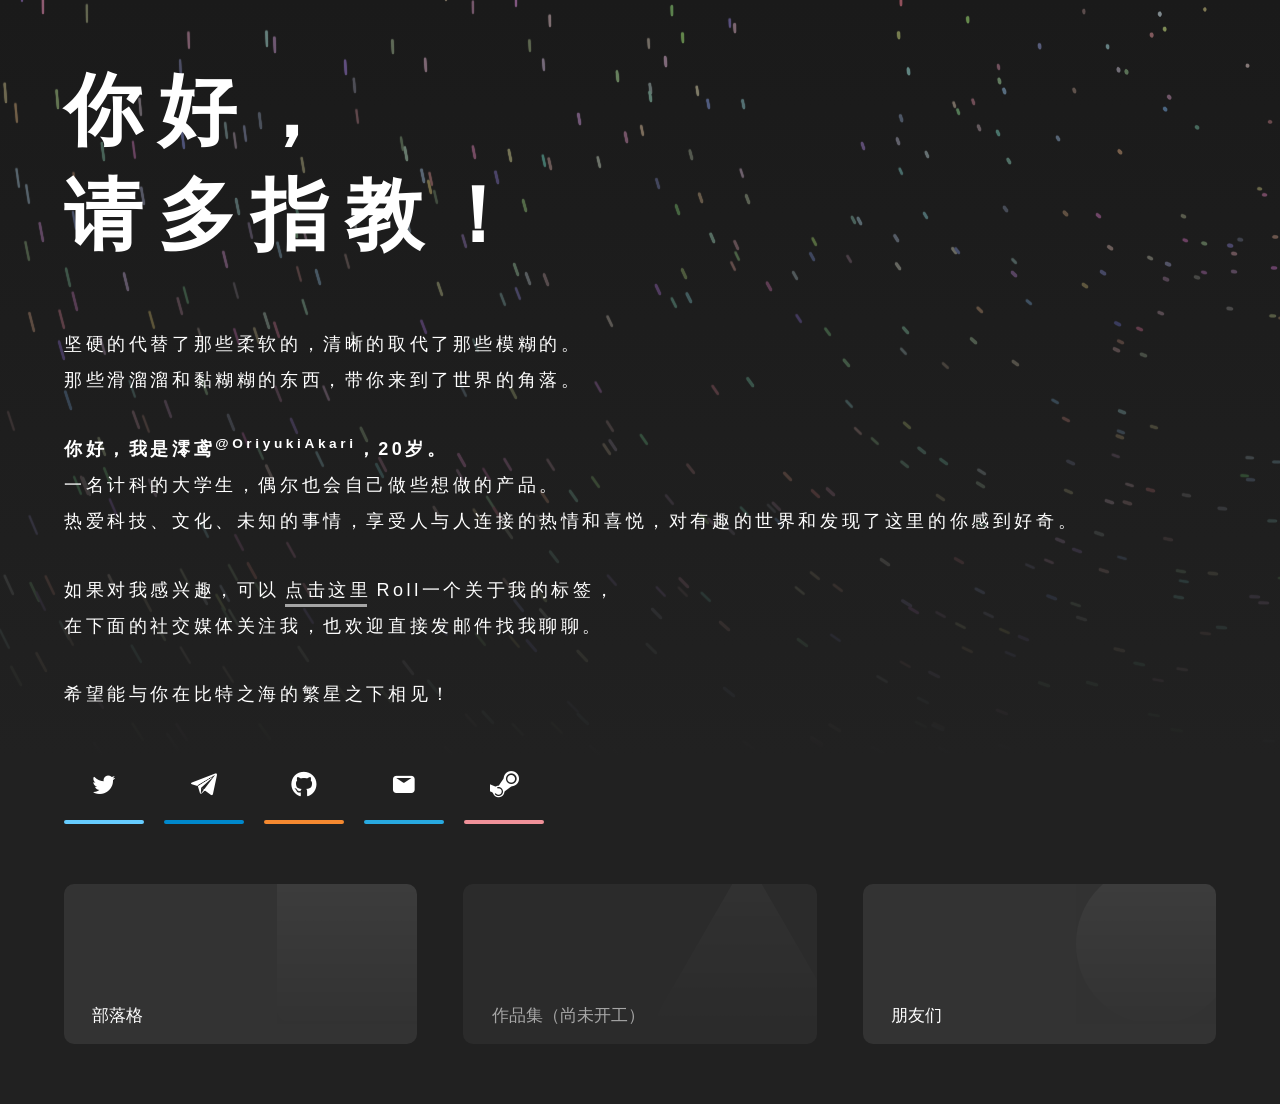
<file: index.html>
<!DOCTYPE html>
<html lang="zh-CN">

<head>
  <meta charset="UTF-8">
  <meta name="viewport" content="width=device-width, initial-scale=1">
  <meta name="color-scheme" content="dark">
  <meta name="theme-color" content="#212121">

  <title>澪鸢 / OriyukiAkari - Akari.Fun</title>
  <meta name="description" content="鸢の个人名片">
  <meta name="author" content="澪鸢 OriyukiAkari">

  <meta property="og:type" content="website">
  <meta property="og:title" content="澪鸢 / OriyukiAkari - Akari.Fun">
  <meta property="og:description" content="鸢の个人名片">
  <meta property="og:url" content="https://akari.fun/">
  <meta property="og:image" content="https://akari.fun/assets/img/avatar.jpg">
  <meta name="twitter:card" content="summary">
  <link rel="canonical" href="https://akari.fun/">

  <link rel="icon" type="image/png" href="./assets/img/favicon.png">
  <link rel="apple-touch-icon" href="./assets/img/apple-touch-icon.png">
  <link rel="stylesheet" href="./assets/css/icons.css">
  <link rel="stylesheet" href="./assets/css/style.css">
  <script src="./assets/js/main.js" defer></script>
</head>

<body>
  <div class="background" aria-hidden="true">
    <canvas id="startrack"></canvas>
  </div>

  <main class="container">
    <section class="section intro">
      <h1 class="slogan" id="slogan">你好，<br>请多指教！</h1>

      <div class="readme">
        <p>
          坚硬的代替了那些柔软的，清晰的取代了那些模糊的。<br>
          那些滑溜溜和黏糊糊的东西，带你来到了世界的角落。
        </p>
        <p>
          <strong>你好，我是澪鸢<sup>@OriyukiAkari</sup><span id="age"></span>。</strong><br>
          一名计科的大学生，偶尔也会自己做些想做的产品。<br>
          热爱科技、文化、未知的事情，享受人与人连接的热情和喜悦，对有趣的世界和发现了这里的你感到好奇。
        </p>
        <p>
          如果对我感兴趣，可以<button type="button" class="text-link" id="roll-btn">点击这里</button>Roll一个关于我的标签，<br>
          在下面的社交媒体关注我，也欢迎直接发邮件找我聊聊。
        </p>
        <div class="roll-tag" id="roll-tag" aria-live="polite" hidden></div>
        <p>希望能与你在比特之海的繁星之下相见！</p>
      </div>

      <ul class="social">
        <li><a href="https://x.com/OriyukiAkari" target="_blank" rel="noopener" style="--accent:#66ccff" aria-label="Twitter"><i class="icon icon-twitter"></i><span class="label">Twitter</span></a></li>
        <li><a href="https://t.me/OriyukiAkari" target="_blank" rel="noopener" style="--accent:#0088cc" aria-label="Telegram"><i class="icon icon-telegram"></i><span class="label">Telegram</span></a></li>
        <li><a href="https://github.com/OriyukiAkari" target="_blank" rel="noopener" style="--accent:#f58930" aria-label="GitHub"><i class="icon icon-github"></i><span class="label">GitHub</span></a></li>
        <li><a href="mailto:i@mail.akari.fun" style="--accent:#28a9e0" aria-label="Email"><i class="icon icon-email"></i><span class="label">eMail</span></a></li>
        <li><a href="https://steamcommunity.com/id/OriyukiAkari/" target="_blank" rel="noopener" style="--accent:#f09199" aria-label="Steam"><i class="icon icon-steam"></i><span class="label">Steam</span></a></li>
      </ul>
    </section>

    <section class="section">
      <ul class="entries">
        <li>
          <a class="entry entry-square" href="https://blog.akari.fun/">
            <span class="name">部落格</span>
            <svg viewBox="0 0 100 100" aria-hidden="true">
              <defs>
                <linearGradient id="fade-square" x1="0" y1="0" x2="0" y2="1">
                  <stop offset="0" stop-color="#fff" />
                  <stop offset="1" stop-color="#fff" stop-opacity="0" />
                </linearGradient>
              </defs>
              <rect width="100" height="100" rx="10" fill="url(#fade-square)" />
            </svg>
          </a>
        </li>
        <li>
          <span class="entry entry-triangle disabled" aria-disabled="true">
            <span class="name">作品集（尚未开工）</span>
            <svg viewBox="0 0 116 103" aria-hidden="true">
              <defs>
                <linearGradient id="fade-triangle" x1="0" y1="0" x2="0" y2="1">
                  <stop offset="0" stop-color="#fff" />
                  <stop offset="1" stop-color="#fff" stop-opacity="0" />
                </linearGradient>
              </defs>
              <path d="M49.34 5C53.19-1.67 62.81-1.67 66.66 5l47.63 82.5c3.85 6.67-.96 15-8.66 15H10.37c-7.7 0-12.51-8.33-8.66-15L49.34 5Z" fill="url(#fade-triangle)" />
            </svg>
          </span>
        </li>
        <li>
          <button type="button" class="entry entry-rounded" id="friends-btn" aria-expanded="false" aria-controls="friends">
            <span class="name">朋友们</span>
            <svg viewBox="0 0 100 100" aria-hidden="true">
              <defs>
                <linearGradient id="fade-rounded" x1="0" y1="0" x2="0" y2="1">
                  <stop offset="0" stop-color="#fff" />
                  <stop offset="1" stop-color="#fff" stop-opacity="0" />
                </linearGradient>
              </defs>
              <circle cx="50" cy="50" r="50" fill="url(#fade-rounded)" />
            </svg>
          </button>
        </li>
      </ul>

      <div class="friends" id="friends" hidden>
        <ul class="friends-list" id="friends-list"></ul>
        <p class="friends-empty" id="friends-empty" hidden>友链还在整理中，敬请期待～</p>
      </div>
    </section>
  </main>
</body>

</html>
</file>
<file: assets/css/icons.css>
/* 图标字体（只保留 woff2，内联） */
@font-face {
  font-family: "neko-icon";
  src: url('[data-uri]') format('woff2');
  font-display: block;
}

.icon {
  font-family: "neko-icon" !important;
  font-style: normal;
  -webkit-font-smoothing: antialiased;
  -moz-osx-font-smoothing: grayscale;
}

.icon-github::before { content: "\e600"; }
.icon-steam::before { content: "\e602"; }
.icon-email::before { content: "\e61d"; }
.icon-telegram::before { content: "\e65f"; }
.icon-twitter::before { content: "\e9b2"; }
.icon-bilibili::before { content: "\e75c"; }
.icon-link::before { content: "\e6c5"; }
</file>
<file: assets/css/style.css>
/* ============================================================
   Akari.Fun — 主样式
   ============================================================ */

:root {
  --bg: #212121;
  --card: #333;
  --card-hover: #383838;
  --text: #fff;
  --text-dim: rgba(255, 255, 255, .6);
  --radius: 10px;
  --ease-out: cubic-bezier(.19, 1, .22, 1);
}

*,
*::before,
*::after {
  box-sizing: border-box;
  margin: 0;
  padding: 0;
}

html {
  -webkit-text-size-adjust: 100%;
}

[hidden] {
  display: none !important;
}

body {
  font-family: Helvetica, Tahoma, Arial, "PingFang SC", "Hiragino Sans GB", "Microsoft YaHei", sans-serif;
  font-size: 17px;
  line-height: 2;
  color: var(--text);
  background-color: var(--bg);
  padding: 0 5%;
  overflow-x: hidden;
  -webkit-font-smoothing: antialiased;
}

::selection {
  background: rgba(255, 255, 255, .08);
}

a {
  color: inherit;
  text-decoration: none;
}

button {
  font: inherit;
  color: inherit;
  background: none;
  border: 0;
  cursor: pointer;
}

/* ---------- 背景星轨 ---------- */

.background {
  position: absolute;
  inset: 0 auto auto 0;
  width: 100%;
  height: 120vh;
  pointer-events: none;
  z-index: -1;
}

#startrack {
  display: block;
  width: 100%;
  height: 100%;
  opacity: .5;
}

.background::after {
  content: "";
  position: absolute;
  inset: 0;
  background: linear-gradient(to top, var(--bg) 30%, rgba(33, 33, 33, 0) 100%);
}

/* ---------- 布局 ---------- */

.container {
  position: relative;
  max-width: 1800px;
  margin: 0 auto;
}

.section {
  padding-bottom: 60px;
  animation: fade-down 1s var(--ease-out) both;
}

.intro {
  animation-duration: 3.5s;
}

/* ---------- 介绍 ---------- */

.slogan {
  padding: 5% 0;
  font-size: 78px;
  font-weight: 900;
  letter-spacing: .2em;
  line-height: 1.35;
}

.readme {
  font-size: 18px;
  letter-spacing: .2em;
}

.readme p {
  margin-bottom: 1.8em;
}

.readme sup {
  font-size: .76em;
}

.readme strong {
  font-weight: bold;
}

.text-link {
  position: relative;
  display: inline-block;
  margin: 0 5px;
  letter-spacing: inherit;
  line-height: 1.3;
  vertical-align: baseline;
}

.text-link::after {
  content: "";
  position: absolute;
  left: 0;
  bottom: -5px;
  width: 95%;
  height: 3px;
  background-color: rgba(255, 255, 255, .6);
  transition: .1s all;
}

.text-link:hover::after,
.text-link:focus-visible::after {
  height: 5px;
  background-color: #fff;
}

/* ---------- Roll 标签 ---------- */

.roll-tag {
  position: relative;
  height: 80px;
  margin-bottom: 10px;
}

.roll-tag span {
  position: absolute;
  left: 0;
  top: 0;
  padding: 10px 20px;
  white-space: nowrap;
  background-color: var(--card);
  border-radius: var(--radius);
  box-shadow: 0 0 20px rgba(0, 0, 0, .28);
  animation: tag-in .1s ease-in-out;
}

.roll-tag span::before {
  content: "#";
  margin-right: 5px;
}

.roll-tag span.leaving {
  animation: tag-out .1s ease-in-out forwards;
}

/* ---------- 社交链接 ---------- */

.social {
  display: flex;
  flex-wrap: wrap;
  gap: 20px 20px;
  list-style: none;
}

.social a {
  position: relative;
  display: block;
  width: 80px;
  height: 80px;
  line-height: 80px;
  text-align: center;
  transition: .2s transform;
}

.social a::after {
  content: "";
  position: absolute;
  left: 0;
  bottom: 0;
  width: 100%;
  height: 4px;
  border-radius: 2px;
  background-color: var(--accent, #555);
  transition: .2s all;
  z-index: 0;
}

.social .icon {
  position: relative;
  display: inline-block;
  font-size: 26px;
  z-index: 1;
  transition: .3s transform;
}

.social .label {
  position: absolute;
  left: 0;
  bottom: 0;
  width: 100%;
  font-size: 12px;
  line-height: 1;
  opacity: 0;
  z-index: 1;
  transition: .3s all;
}

.social a:hover,
.social a:focus-visible {
  transform: translateY(-3px);
}

.social a:hover::after,
.social a:focus-visible::after {
  height: 100%;
  border-radius: var(--radius);
}

.social a:hover .icon,
.social a:focus-visible .icon {
  transform: translateY(-10px);
}

.social a:hover .label,
.social a:focus-visible .label {
  opacity: .6;
  bottom: 16px;
}

/* ---------- 入口卡片 ---------- */

.entries {
  display: grid;
  grid-template-columns: repeat(3, 1fr);
  gap: 4%;
  list-style: none;
}

.entry {
  position: relative;
  display: block;
  width: 100%;
  height: 160px;
  overflow: hidden;
  text-align: left;
  background-color: var(--card);
  border-radius: var(--radius);
  transition: .2s all;
}

.entry:not(.disabled):hover,
.entry:not(.disabled):focus-visible {
  background-color: var(--card-hover);
  animation: tilt 1s cubic-bezier(.315, .605, .375, .925) forwards;
}

.entry.disabled {
  cursor: default;
  opacity: .6;
}

.entry .name {
  position: absolute;
  left: 8%;
  bottom: 10%;
  line-height: 1.5;
}

.entry svg {
  position: absolute;
  top: -20px;
  right: -20px;
  width: 160px;
  height: 160px;
  opacity: .05;
  animation: spin 20s linear infinite;
}

.entry-square svg { animation-duration: 15s; }
.entry-triangle svg { width: 180px; height: 180px; animation-duration: 30s; }

/* ---------- 友链 ---------- */

.friends {
  margin-top: 60px;
  padding: 20px 2%;
  background-color: var(--card);
  border-radius: var(--radius);
}

.friends-list {
  display: grid;
  grid-template-columns: repeat(auto-fill, minmax(220px, 1fr));
  gap: 10px;
  list-style: none;
}

.friend {
  display: flex;
  align-items: center;
  gap: 15px;
  padding: 15px;
  border-radius: 5px;
  opacity: .85;
  transition: .2s all;
}

.friend:hover,
.friend:focus-visible {
  opacity: 1;
  background-color: rgba(255, 255, 255, .25);
  box-shadow: 0 3px 20px rgba(0, 0, 0, .28);
  transform: translateY(-5px);
}

.friend img {
  flex: none;
  width: 60px;
  height: 60px;
  border-radius: 50%;
  object-fit: cover;
  background-color: #353535;
}

.friend .info {
  min-width: 0;
  line-height: 1.6;
}

.friend .info strong,
.friend .info small {
  display: block;
  white-space: nowrap;
  overflow: hidden;
  text-overflow: ellipsis;
}

.friend .info strong {
  font-weight: normal;
}

.friend .info small {
  font-size: 12px;
  color: var(--text-dim);
}

.friends-empty {
  color: var(--text-dim);
  letter-spacing: .1em;
}

/* ---------- 动画 ---------- */

@keyframes fade-down {
  from { opacity: 0; transform: translateY(-50px); }
  to   { opacity: 1; transform: translateY(0); }
}

@keyframes spin {
  to { transform: rotate(360deg); }
}

@keyframes tag-in {
  from { opacity: 0; transform: translateY(-10px); }
  to   { opacity: 1; transform: translateY(0); }
}

@keyframes tag-out {
  from { opacity: 1; transform: translateY(0); }
  to   { opacity: 0; transform: translateY(10px); }
}

@keyframes tilt {
  0%   { transform: perspective(1600px) rotateX(0) rotateY(0) translateZ(0); }
  16%  { transform: perspective(1600px) rotateX(10deg) rotateY(5deg) translateZ(32px); }
  100% { transform: perspective(1600px) rotateX(0) rotateY(0) translateZ(65px) translateY(-5px); }
}

@media (prefers-reduced-motion: reduce) {
  *,
  *::before,
  *::after {
    animation-duration: 1ms !important;
    animation-iteration-count: 1 !important;
    transition-duration: 1ms !important;
  }
}

/* ---------- 响应式 ---------- */

@media (min-width: 1400px) {
  .container {
    width: 80%;
  }
}

@media (max-width: 700px) {
  body {
    font-size: 15px;
  }

  .section {
    padding: 20px 0;
  }

  .slogan {
    font-size: 40px;
  }

  .readme {
    font-size: 15px;
  }

  .roll-tag {
    height: auto;
    min-height: 60px;
  }

  .roll-tag span {
    position: relative;
    display: inline-block;
    white-space: normal;
  }

  .roll-tag span.leaving {
    display: none;
  }

  .entries {
    grid-template-columns: 1fr;
    gap: 20px;
  }

  .entry {
    height: 100px;
  }

  .friends-list {
    grid-template-columns: 1fr 1fr;
  }

  .friend {
    gap: 10px;
    padding: 10px;
  }

  .friend img {
    width: 40px;
    height: 40px;
  }
}
</file>
